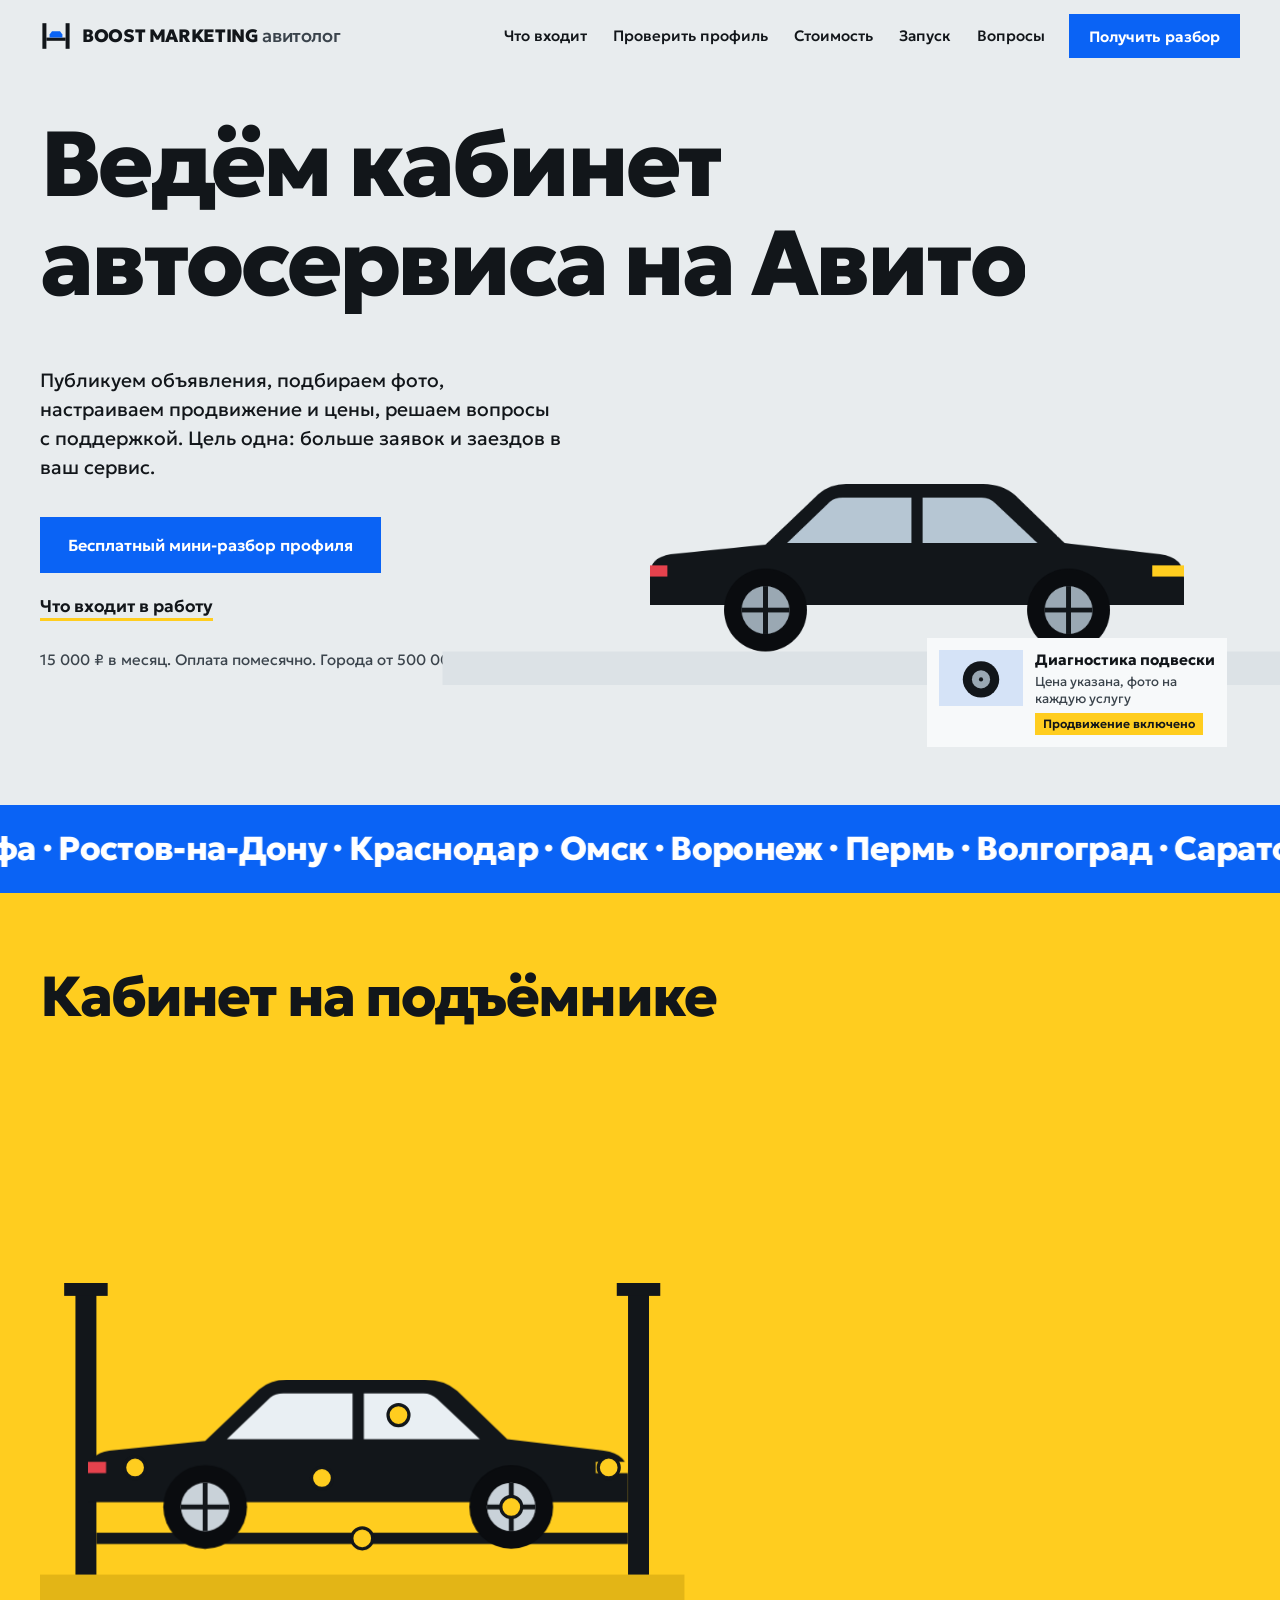
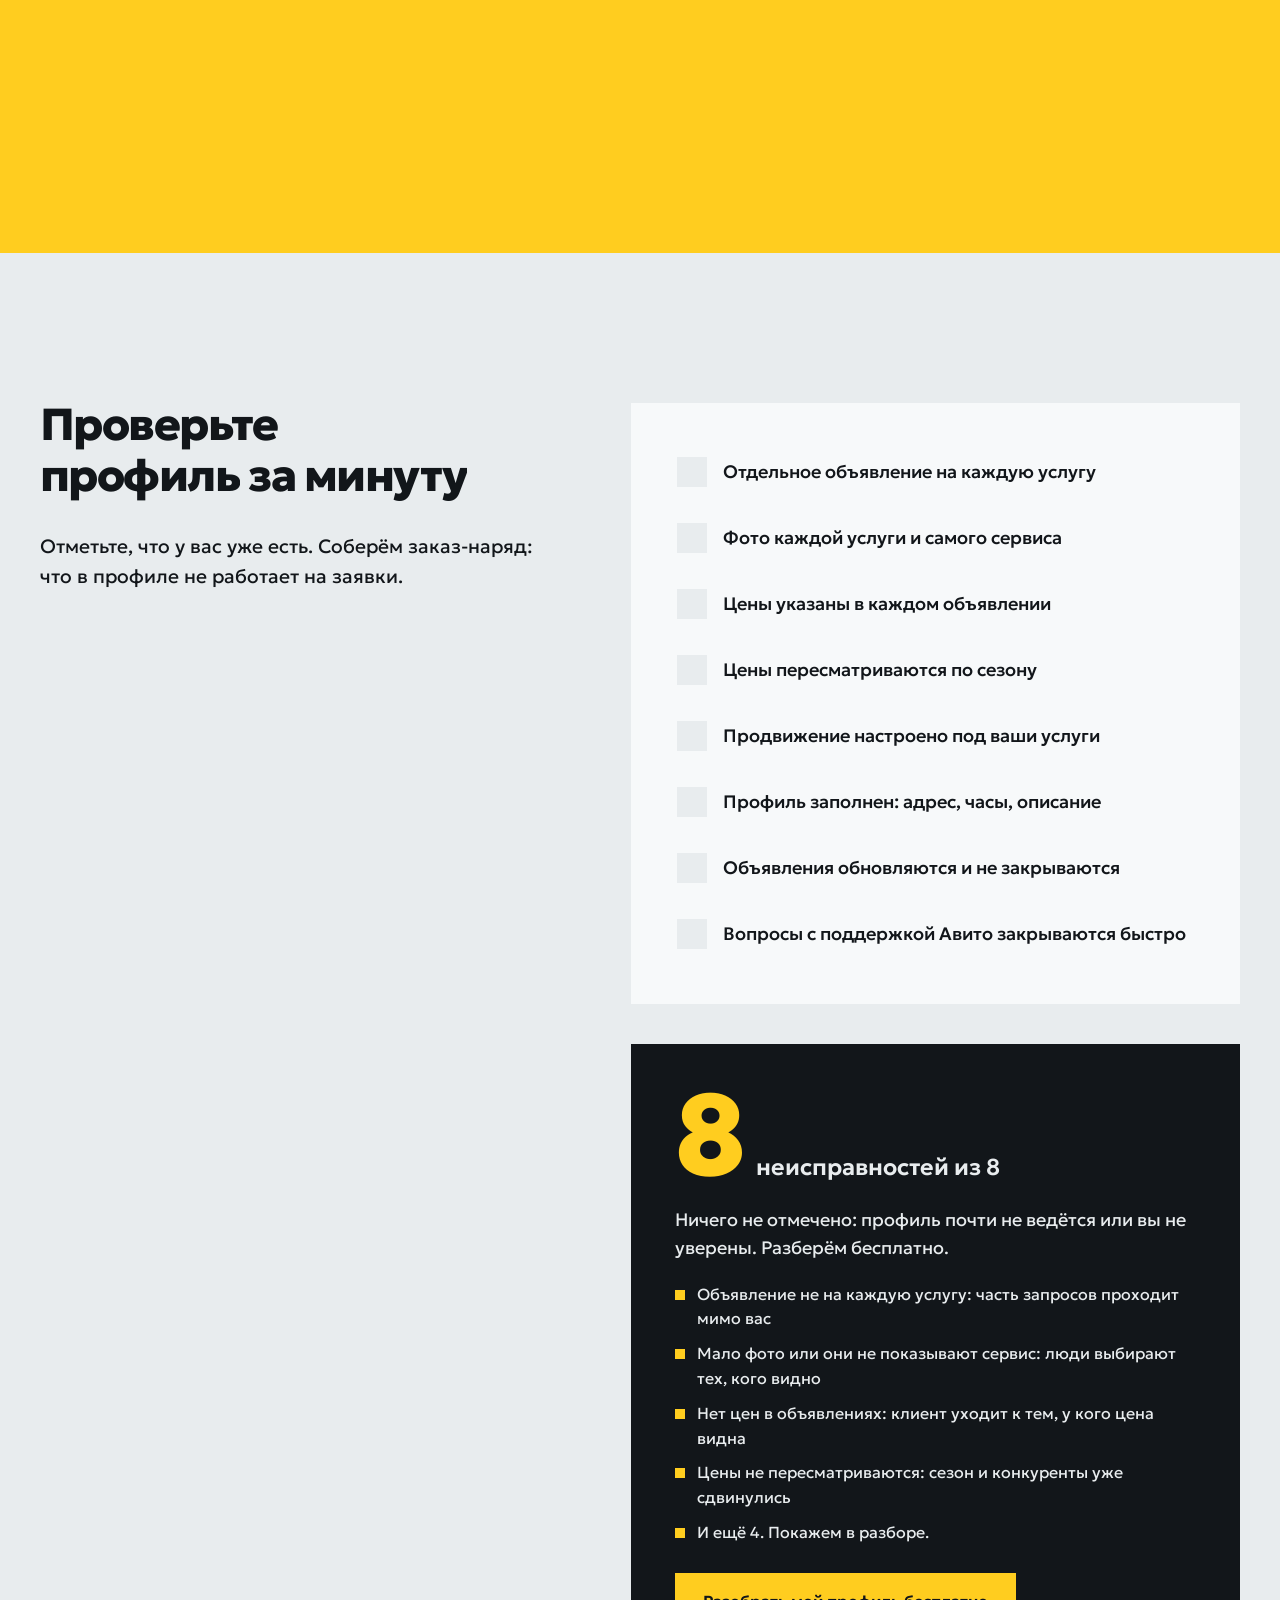
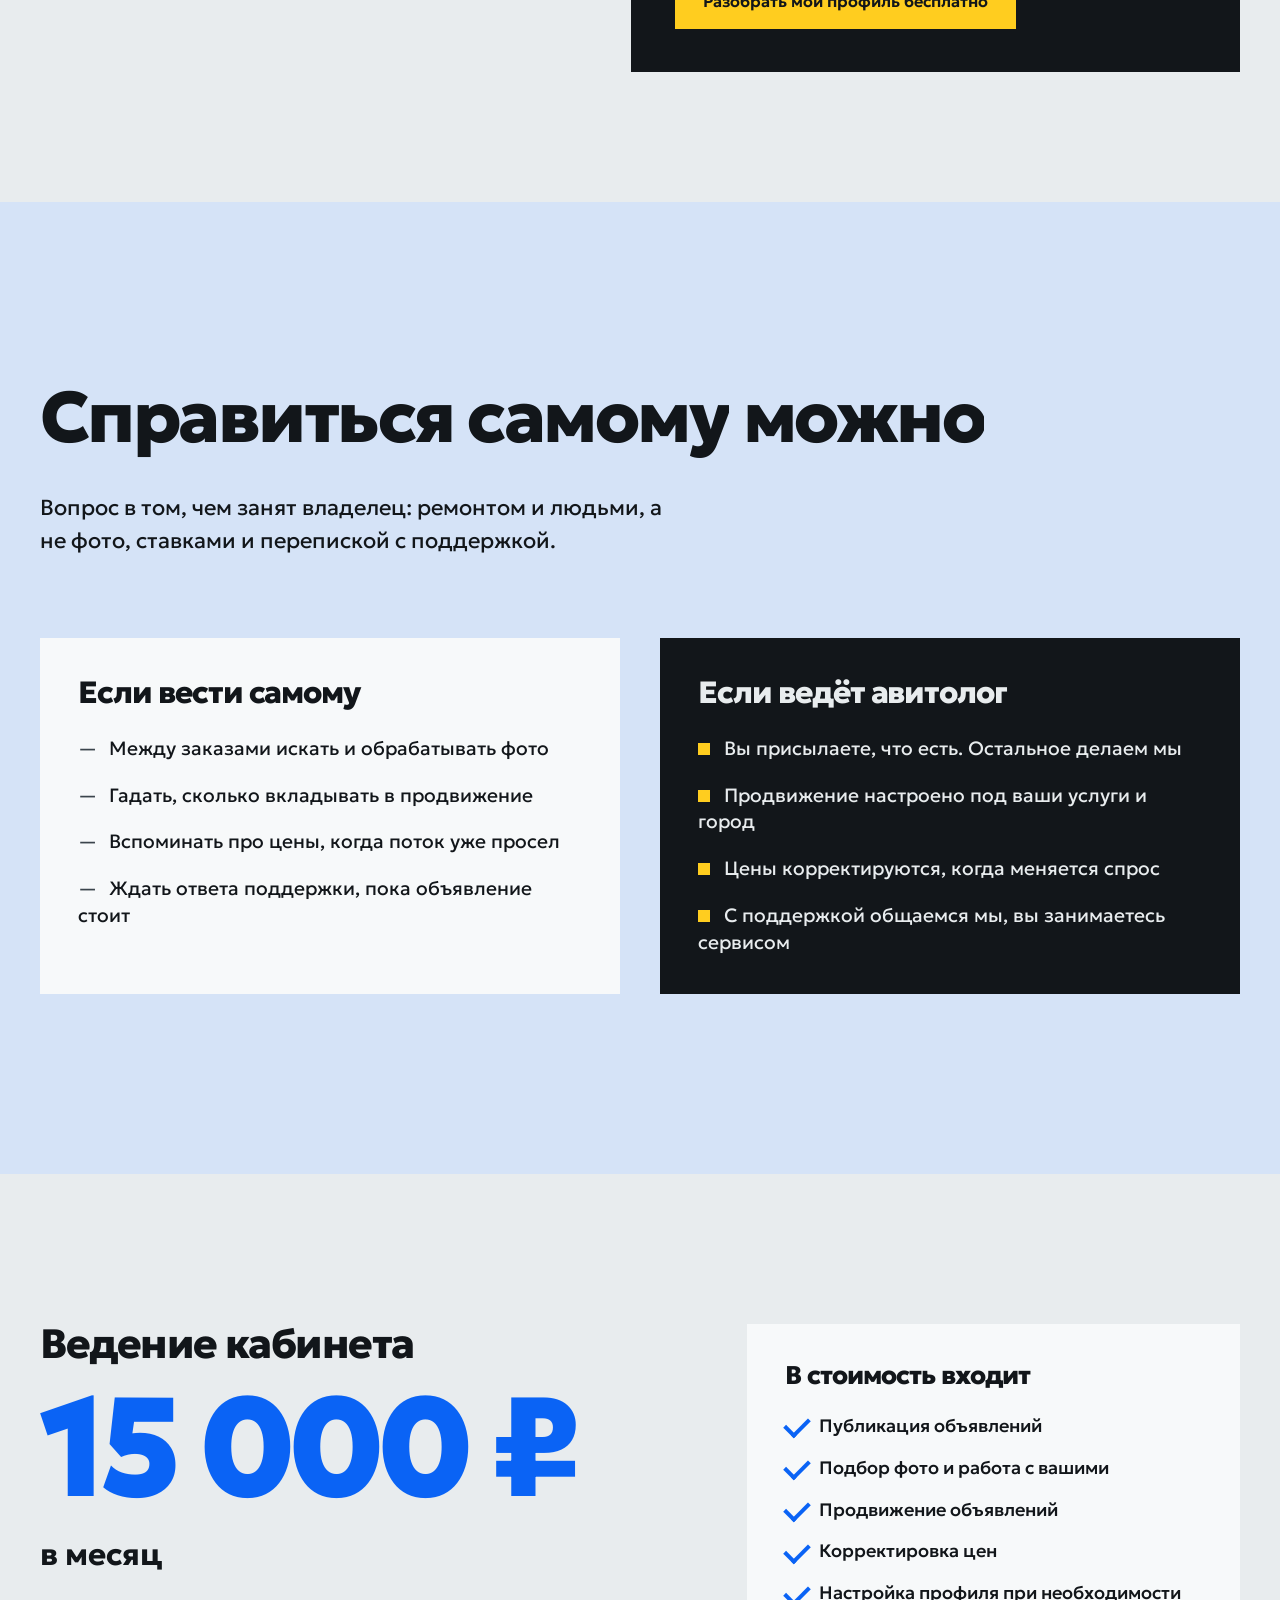
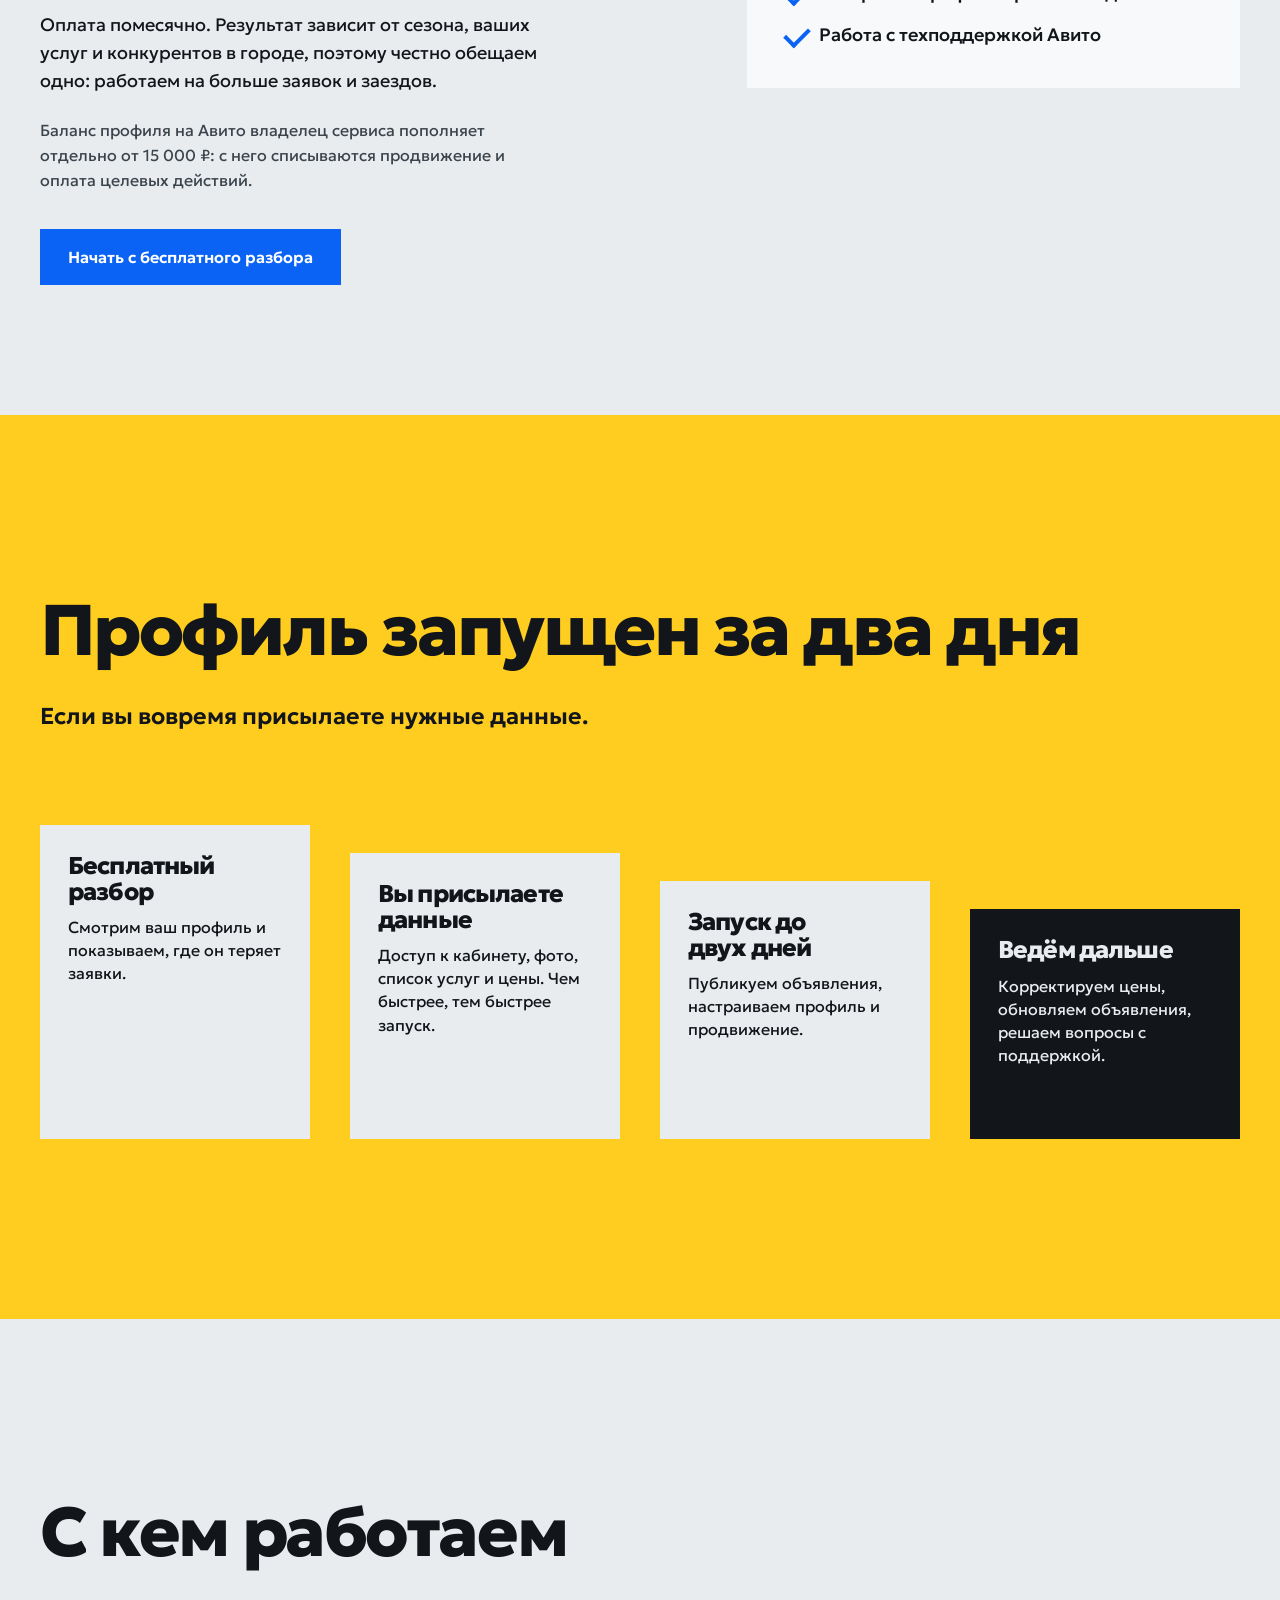
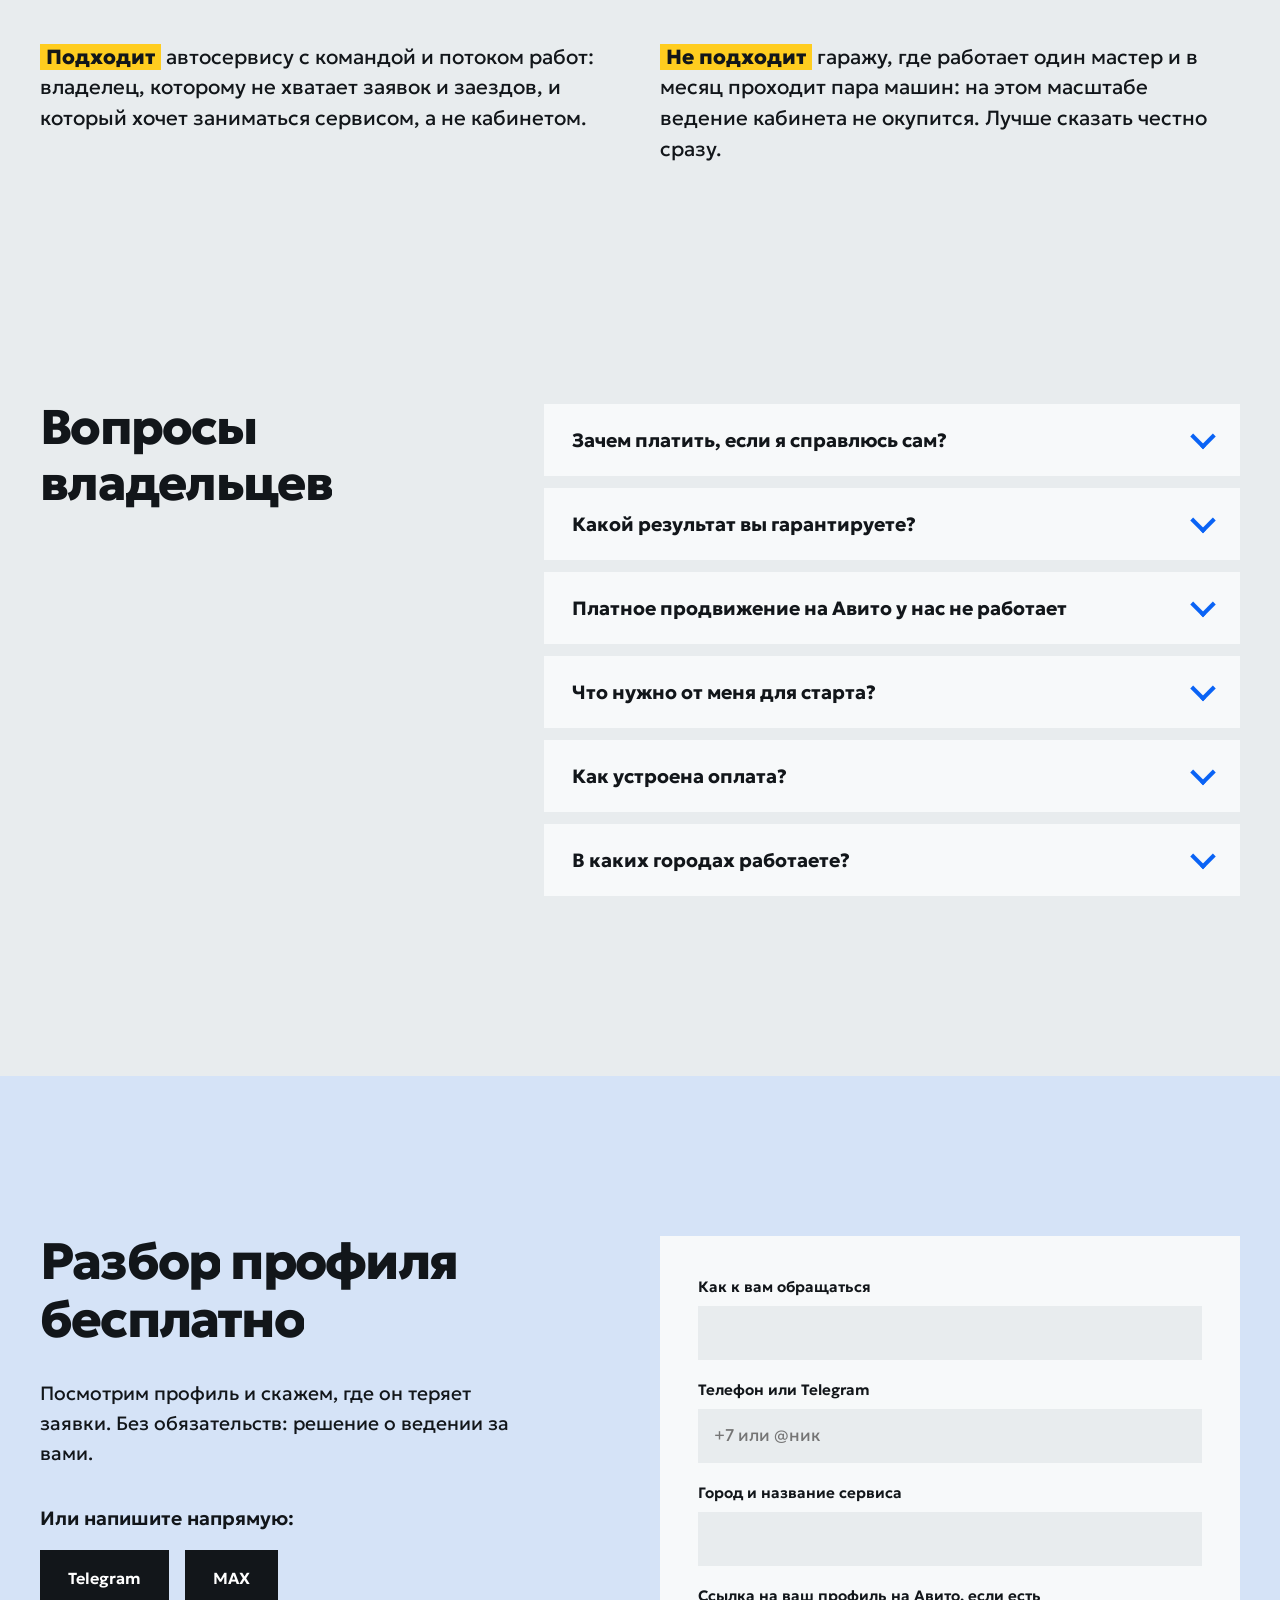
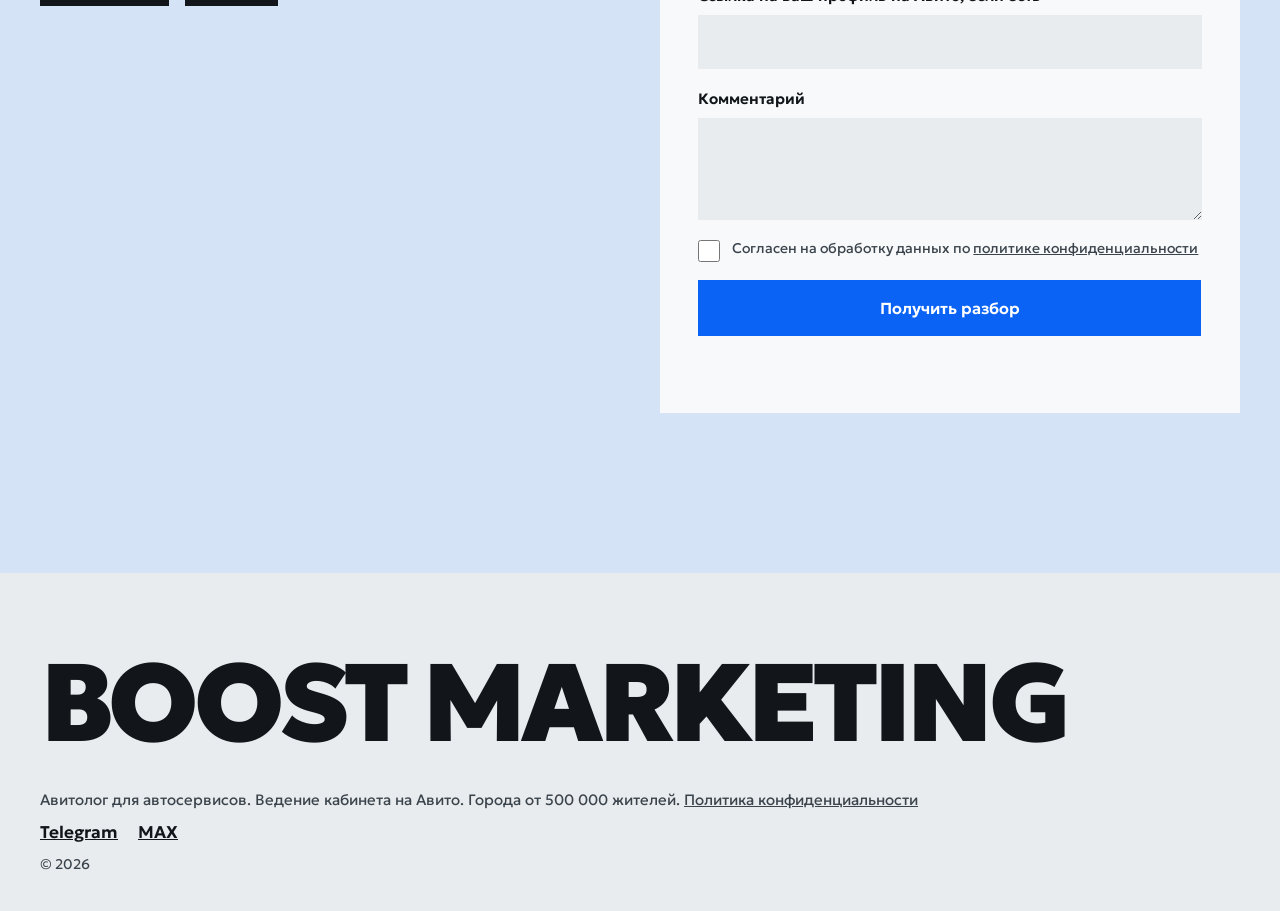
<file: index.html>
<!doctype html>
<html lang="ru">
<head>
<meta charset="utf-8">
<meta name="viewport" content="width=device-width, initial-scale=1">
<title>BOOST MARKETING — авитолог для автосервисов, ведение кабинета на Авито</title>
<meta name="description" content="Ведение профиля автосервиса на Авито: объявления, фото, продвижение, цены, настройка кабинета, работа с поддержкой. 15 000 ₽ в месяц, оплата помесячно. Работаем в городах от 500 000 жителей. Бесплатный мини-разбор профиля.">
<meta property="og:title" content="BOOST MARKETING — авитолог для автосервисов">
<meta property="og:description" content="Больше заявок и заездов с Авито. Ведение кабинета — 15 000 ₽ в месяц. Мини-разбор вашего профиля бесплатно.">
<meta property="og:type" content="website">
<meta name="theme-color" content="#E8ECEE">
<script>document.documentElement.classList.add('js')</script>
<link rel="preconnect" href="https://fonts.googleapis.com">
<link rel="preconnect" href="https://fonts.gstatic.com" crossorigin>
<link href="https://fonts.googleapis.com/css2?family=Geologica:wght@400;500;600;800;900&display=swap" rel="stylesheet">
<link rel="stylesheet" href="styles.css">
</head>
<body>

<header class="header" id="header">
  <div class="header__inner">
    <a class="logo" href="#top" aria-label="BOOST MARKETING, на главную">
      <svg viewBox="0 0 40 40" width="32" height="32" aria-hidden="true"><rect x="3" y="4" width="5" height="32" fill="currentColor"/><rect x="32" y="4" width="5" height="32" fill="currentColor"/><rect x="8" y="22" width="24" height="4" fill="currentColor"/><path d="M12 22v-4l3-4h10l3 4v4z" class="logo__car"/></svg>
      <span>BOOST MARKETING<small> авитолог</small></span>
    </a>
    <nav class="nav" id="nav" aria-label="Разделы">
      <a href="#work">Что входит</a>
      <a href="#audit">Проверить профиль</a>
      <a href="#price">Стоимость</a>
      <a href="#start">Запуск</a>
      <a href="#faq">Вопросы</a>
    </nav>
    <a class="btn btn--small header__cta" href="#contact"><span>Получить разбор</span></a>
    <button class="burger" id="burger" aria-label="Меню" aria-expanded="false"><i></i><i></i></button>
  </div>
</header>

<main id="top">

<!-- HERO -->
<section class="hero">
  <h1 class="hero__title" data-split>Ведём кабинет автосервиса на Авито</h1>
  <div class="hero__text">
    <p class="hero__lead">Публикуем объявления, подбираем фото, настраиваем продвижение и цены, решаем вопросы с поддержкой. Цель одна: больше заявок и заездов в ваш сервис.</p>
    <div class="hero__actions">
      <a class="btn" href="#contact" data-magnet><span>Бесплатный мини-разбор профиля</span></a>
      <a class="textlink" href="#work">Что входит в работу</a>
    </div>
    <p class="hero__fine">15 000 ₽ в месяц. Оплата помесячно. Города от 500 000 жителей.</p>
  </div>

  <div class="hero__stage" id="heroStage">
    <svg class="car-hero" viewBox="0 0 800 400" role="img" aria-label="Автомобиль на подъёмнике автосервиса">
      <rect class="floor" x="-200" y="358" width="1200" height="42"/>
      <g class="hcar" id="hcar">
        <path class="car-body" d="M60 300 L60 262 Q60 240 86 236 L205 224 L272 160 Q286 148 306 148 L478 148 Q502 148 518 162 L580 222 L700 236 Q730 240 730 266 L730 300 Z"/>
        <path class="car-glass" d="M232 222 L286 170 Q292 165 302 165 L388 165 L388 222 Z"/>
        <path class="car-glass" d="M402 165 L476 165 Q486 165 493 172 L546 222 L402 222 Z"/>
        <rect class="car-light" x="690" y="250" width="40" height="14"/>
        <rect class="car-light car-light--r" x="60" y="250" width="22" height="14"/>
        <g class="wheel" transform="translate(205 306)"><circle r="52" class="tyre"/><circle r="30" class="rim"/><g class="spin"><rect x="-3" y="-30" width="6" height="60" class="spoke"/><rect x="-30" y="-3" width="60" height="6" class="spoke"/></g></g>
        <g class="wheel" transform="translate(585 306)"><circle r="52" class="tyre"/><circle r="30" class="rim"/><g class="spin"><rect x="-3" y="-30" width="6" height="60" class="spoke"/><rect x="-30" y="-3" width="60" height="6" class="spoke"/></g></g>
      </g>
    </svg>
    <div class="ad" data-ui aria-label="Пример карточки объявления автосервиса">
      <div class="ad__photo" aria-hidden="true">
        <svg viewBox="0 0 120 80"><rect width="120" height="80" class="ad__bg"/><circle cx="60" cy="42" r="26" class="ad__tyre"/><circle cx="60" cy="42" r="13" class="ad__rim"/><circle cx="60" cy="42" r="3" class="ad__tyre"/></svg>
      </div>
      <div class="ad__body">
        <b>Диагностика подвески</b>
        <span>Цена указана, фото на каждую услугу</span>
        <i class="ad__tag">Продвижение включено</i>
      </div>
    </div>
  </div>
</section>

<!-- MARQUEE: города -->
<div class="ticker" aria-label="Города, в которых работаем">
  <div class="ticker__track" id="ticker">
    <p>Москва · Санкт-Петербург · Новосибирск · Екатеринбург · Казань · Нижний Новгород · Красноярск · Челябинск · Самара · Уфа · Ростов-на-Дону · Краснодар · Омск · Воронеж · Пермь · Волгоград · Саратов · Тюмень · Тольятти · Ижевск · Барнаул · Иркутск · Хабаровск · Ярославль · Владивосток · Томск · Оренбург · Кемерово · Рязань · Тула · </p>
    <p aria-hidden="true">Москва · Санкт-Петербург · Новосибирск · Екатеринбург · Казань · Нижний Новгород · Красноярск · Челябинск · Самара · Уфа · Ростов-на-Дону · Краснодар · Омск · Воронеж · Пермь · Волгоград · Саратов · Тюмень · Тольятти · Ижевск · Барнаул · Иркутск · Хабаровск · Ярославль · Владивосток · Томск · Оренбург · Кемерово · Рязань · Тула · </p>
  </div>
</div>

<!-- LIFT SCENE -->
<section class="lift" id="work" aria-labelledby="work-title">
  <div class="lift__sticky">
    <h2 class="lift__title" id="work-title" data-nosplit>Кабинет на подъёмнике</h2>
    <div class="lift__grid">
      <div class="lift__stage">
        <svg class="lift-svg" viewBox="0 0 800 520" aria-hidden="true">
          <rect class="floor" x="0" y="470" width="800" height="50"/>
          <rect class="post" x="44" y="120" width="26" height="350"/>
          <rect class="post" x="730" y="120" width="26" height="350"/>
          <rect class="post-cap" x="30" y="108" width="54" height="16"/>
          <rect class="post-cap" x="716" y="108" width="54" height="16"/>
          <g id="liftCar">
            <rect class="arm" x="70" y="418" width="660" height="14"/>
            <rect class="pad" x="190" y="406" width="44" height="14"/>
            <rect class="pad" x="570" y="406" width="44" height="14"/>
            <path class="car-body" d="M60 380 L60 342 Q60 320 86 316 L205 304 L272 240 Q286 228 306 228 L478 228 Q502 228 518 242 L580 302 L700 316 Q730 320 730 346 L730 380 Z"/>
            <path class="car-glass" d="M232 302 L286 250 Q292 245 302 245 L388 245 L388 302 Z"/>
            <path class="car-glass" d="M402 245 L476 245 Q486 245 493 252 L546 302 L402 302 Z"/>
            <rect class="car-light" x="690" y="330" width="40" height="14"/>
            <rect class="car-light car-light--r" x="60" y="330" width="22" height="14"/>
            <g class="wheel" transform="translate(205 386)"><circle r="52" class="tyre"/><circle r="30" class="rim"/><g class="spin"><rect x="-3" y="-30" width="6" height="60" class="spoke"/><rect x="-30" y="-3" width="60" height="6" class="spoke"/></g></g>
            <g class="wheel" transform="translate(585 386)"><circle r="52" class="tyre"/><circle r="30" class="rim"/><g class="spin"><rect x="-3" y="-30" width="6" height="60" class="spoke"/><rect x="-30" y="-3" width="60" height="6" class="spoke"/></g></g>
            <!-- узлы -->
            <circle class="pin" data-pin="0" cx="350" cy="350" r="13"/>
            <circle class="pin" data-pin="1" cx="706" cy="337" r="13"/>
            <circle class="pin" data-pin="2" cx="118" cy="337" r="13"/>
            <circle class="pin" data-pin="3" cx="585" cy="386" r="13"/>
            <circle class="pin" data-pin="4" cx="445" cy="272" r="13"/>
            <circle class="pin" data-pin="5" cx="400" cy="425" r="13"/>
          </g>
        </svg>
      </div>

      <ol class="lift__list" id="liftList">
        <li class="lift__item">
          <h3>Объявления</h3>
          <p>Публикуем объявления на каждую услугу сервиса и следим, чтобы они не пропадали из выдачи.</p>
        </li>
        <li class="lift__item">
          <h3>Фото</h3>
          <p>Подбираем фото и работаем с теми, что у вас уже есть: чтобы объявление выглядело как сервис, которому доверяют.</p>
        </li>
        <li class="lift__item">
          <h3>Продвижение</h3>
          <p>Настраиваем продвижение под ваши услуги и город. Без продвижения вслепую.</p>
        </li>
        <li class="lift__item">
          <h3>Цены</h3>
          <p>Корректируем цены в объявлениях, когда меняются сезон, услуги и конкуренты.</p>
        </li>
        <li class="lift__item">
          <h3>Профиль</h3>
          <p>Настраиваем профиль, когда это нужно: описание, адрес, режим работы, структура кабинета.</p>
        </li>
        <li class="lift__item">
          <h3>Поддержка</h3>
          <p>Общаемся с техподдержкой Авито, когда что-то сломалось: блокировки, отклонённые объявления, непонятные ограничения.</p>
        </li>
      </ol>
    </div>
  </div>
</section>

<!-- AUDIT -->
<section class="audit" id="audit" aria-labelledby="audit-title">
  <div class="audit__intro">
    <h2 id="audit-title" data-split>Проверьте профиль за минуту</h2>
    <p>Отметьте, что у вас уже есть. Соберём заказ-наряд: что в профиле не работает на заявки.</p>
  </div>
  <div class="audit__sheet" id="auditSheet">
    <fieldset class="audit__checks">
      <legend class="sr">Что есть в вашем профиле на Авито</legend>
      <label class="chk"><input type="checkbox" data-bad="Объявление не на каждую услугу: часть запросов проходит мимо вас"><span>Отдельное объявление на каждую услугу</span></label>
      <label class="chk"><input type="checkbox" data-bad="Мало фото или они не показывают сервис: люди выбирают тех, кого видно"><span>Фото каждой услуги и самого сервиса</span></label>
      <label class="chk"><input type="checkbox" data-bad="Нет цен в объявлениях: клиент уходит к тем, у кого цена видна"><span>Цены указаны в каждом объявлении</span></label>
      <label class="chk"><input type="checkbox" data-bad="Цены не пересматриваются: сезон и конкуренты уже сдвинулись"><span>Цены пересматриваются по сезону</span></label>
      <label class="chk"><input type="checkbox" data-bad="Продвижение выбрано наугад: бюджет уходит, заявок не прибавляется"><span>Продвижение настроено под ваши услуги</span></label>
      <label class="chk"><input type="checkbox" data-bad="Профиль заполнен не полностью: адрес, время работы, описание"><span>Профиль заполнен: адрес, часы, описание</span></label>
      <label class="chk"><input type="checkbox" data-bad="Объявления устаревают и выпадают из выдачи"><span>Объявления обновляются и не закрываются</span></label>
      <label class="chk"><input type="checkbox" data-bad="Проблемы с модерацией или блокировкой висят без ответа"><span>Вопросы с поддержкой Авито закрываются быстро</span></label>
    </fieldset>
    <div class="audit__out" aria-live="polite">
      <p class="audit__count"><b id="auditN">8</b><span id="auditLbl">неисправностей из 8</span></p>
      <p class="audit__verdict" id="auditVerdict">Ничего не отмечено: значит, профиль почти не ведётся или вы не уверены. Разберём бесплатно.</p>
      <ul class="audit__bad" id="auditBad"></ul>
      <a class="btn" href="#contact" id="auditGo" data-magnet><span>Разобрать мой профиль бесплатно</span></a>
    </div>
  </div>
</section>

<!-- SELF vs -->
<section class="self" aria-labelledby="self-title">
  <div class="self__head">
    <h2 id="self-title" data-split>Справиться самому можно</h2>
    <p class="self__lead">Вопрос в том, чем занят владелец: ремонтом и людьми, а не фото, ставками и перепиской с поддержкой.</p>
  </div>
  <div class="self__cols">
    <div class="self__col self__col--you" data-reveal>
      <h3>Если вести самому</h3>
      <ul>
        <li>Между заказами искать и обрабатывать фото</li>
        <li>Гадать, сколько вкладывать в продвижение</li>
        <li>Вспоминать про цены, когда поток уже просел</li>
        <li>Ждать ответа поддержки, пока объявление стоит</li>
      </ul>
    </div>
    <div class="self__col self__col--we" data-reveal>
      <h3>Если ведёт авитолог</h3>
      <ul>
        <li>Вы присылаете, что есть. Остальное делаем мы</li>
        <li>Продвижение настроено под ваши услуги и город</li>
        <li>Цены корректируются, когда меняется спрос</li>
        <li>С поддержкой общаемся мы, вы занимаетесь сервисом</li>
      </ul>
    </div>
  </div>
</section>

<!-- PRICE -->
<section class="price" id="price" aria-labelledby="price-title">
  <div class="price__big" data-reveal>
    <h2 id="price-title">Ведение кабинета</h2>
    <p class="price__sum"><b>15 000 ₽</b><span>в месяц</span></p>
    <p class="price__note">Оплата помесячно. Результат зависит от сезона, ваших услуг и конкурентов в городе, поэтому честно обещаем одно: работаем на больше заявок и заездов.</p>
    <p class="price__note price__note--sub">Баланс профиля на Авито владелец сервиса пополняет отдельно от 15 000 ₽: с него списываются продвижение и оплата целевых действий.</p>
    <a class="btn" href="#contact" data-magnet><span>Начать с бесплатного разбора</span></a>
  </div>
  <div class="price__incl" data-reveal>
    <h3>В стоимость входит</h3>
    <ul>
      <li>Публикация объявлений</li>
      <li>Подбор фото и работа с вашими</li>
      <li>Продвижение объявлений</li>
      <li>Корректировка цен</li>
      <li>Настройка профиля при необходимости</li>
      <li>Работа с техподдержкой Авито</li>
    </ul>
  </div>
</section>

<!-- START -->
<section class="start" id="start" aria-labelledby="start-title">
  <h2 id="start-title" data-split>Профиль запущен за два дня</h2>
  <p class="start__sub">Если вы вовремя присылаете нужные данные.</p>
  <ol class="start__steps">
    <li data-reveal><h3>Бесплатный разбор</h3><p>Смотрим ваш профиль и показываем, где он теряет заявки.</p></li>
    <li data-reveal><h3>Вы присылаете данные</h3><p>Доступ к кабинету, фото, список услуг и цены. Чем быстрее, тем быстрее запуск.</p></li>
    <li data-reveal><h3>Запуск до двух дней</h3><p>Публикуем объявления, настраиваем профиль и продвижение.</p></li>
    <li data-reveal><h3>Ведём дальше</h3><p>Корректируем цены, обновляем объявления, решаем вопросы с поддержкой.</p></li>
  </ol>
</section>

<!-- FOR WHOM -->
<section class="fit" aria-labelledby="fit-title">
  <h2 id="fit-title" data-split>С кем работаем</h2>
  <div class="fit__cols">
    <p data-reveal><b>Подходит</b> автосервису с командой и потоком работ: владелец, которому не хватает заявок и заездов, и который хочет заниматься сервисом, а не кабинетом.</p>
    <p data-reveal><b>Не подходит</b> гаражу, где работает один мастер и в месяц проходит пара машин: на этом масштабе ведение кабинета не окупится. Лучше сказать честно сразу.</p>
  </div>
</section>

<!-- FAQ -->
<section class="faq" id="faq" aria-labelledby="faq-title">
  <h2 id="faq-title" data-split>Вопросы владельцев</h2>
  <div class="faq__list">
    <details data-reveal><summary>Зачем платить, если я справлюсь сам?</summary><p>Справиться можно. Но фото, цены, продвижение и переписка с поддержкой отнимают то время, которое вы тратите на сервис. Мы делаем это каждый день и знаем, где профиль теряет заявки.</p></details>
    <details data-reveal><summary>Какой результат вы гарантируете?</summary><p>Точные цифры не обещаем: они зависят от сезона, ваших услуг и конкурентов в городе. Обещаем работу на рост числа заявок и заездов. Начать можно с бесплатного разбора, там видно, что именно улучшим.</p></details>
    <details data-reveal><summary>Платное продвижение на Авито у нас не работает</summary><p>Часто так бывает, когда продвижение выбрано наугад. Мы подбираем продвижение под ваши услуги и город и перенастраиваем, если оно не даёт результата. Не сливайте бюджет, доверьте это тем, кто этим занимается.</p></details>
    <details data-reveal><summary>Что нужно от меня для старта?</summary><p>Доступ к кабинету, фото, список услуг и цены. Если присылаете всё вовремя, профиль запускаем до двух дней.</p></details>
    <details data-reveal><summary>Как устроена оплата?</summary><p>15 000 ₽ в месяц за ведение кабинета. Платите помесячно.</p></details>
    <details data-reveal><summary>В каких городах работаете?</summary><p>Во всех городах России с населением от 500 000 жителей.</p></details>
  </div>
</section>

<!-- FORM -->
<section class="contact" id="contact" aria-labelledby="contact-title">
  <div class="contact__text">
    <h2 id="contact-title" data-split>Разбор профиля бесплатно</h2>
    <p>Посмотрим профиль и скажем, где он теряет заявки. Без обязательств: решение о ведении за вами.</p>
    <p class="contact__or">Или напишите напрямую:</p>
    <div class="contact__links">
      <a class="btn btn--alt" href="https://t.me/Guknv" target="_blank" rel="noopener" data-magnet><span>Telegram</span></a>
      <a class="btn btn--alt" href="https://max.ru/u/f9LHodD0cOIPoKmZAxtIG0whb3MTNOxSpb-CUhXtr1KuXNUC9CacIFXCK80" target="_blank" rel="noopener" data-magnet><span>MAX</span></a>
    </div>
  </div>
  <form class="form" id="leadForm" data-reveal novalidate>
    <input type="text" name="_gotcha" style="display:none" tabindex="-1" autocomplete="off">
    <label class="field"><span>Как к вам обращаться</span><input type="text" name="name" autocomplete="given-name" required></label>
    <label class="field"><span>Телефон или Telegram</span><input type="text" name="phone" autocomplete="tel" placeholder="+7 или @ник" required></label>
    <label class="field"><span>Город и название сервиса</span><input type="text" name="city" autocomplete="off"></label>
    <label class="field"><span>Ссылка на ваш профиль на Авито, если есть</span><input type="text" name="profile" autocomplete="off"></label>
    <label class="field"><span>Комментарий</span><textarea name="comment" rows="3" id="comment"></textarea></label>
    <label class="consent"><input type="checkbox" name="consent" required><span>Согласен на обработку данных по <a href="privacy.html" target="_blank" rel="noopener">политике конфиденциальности</a></span></label>
    <button class="btn btn--wide" type="submit"><span>Получить разбор</span></button>
    <p class="form__note" id="formNote" role="status"></p>
  </form>
</section>

</main>

<footer class="footer">
  <p class="footer__name">BOOST MARKETING</p>
  <p class="footer__line">Авитолог для автосервисов. Ведение кабинета на Авито. Города от 500 000 жителей. <a href="privacy.html">Политика конфиденциальности</a></p>
  <p class="footer__links"><a href="https://t.me/Guknv" target="_blank" rel="noopener">Telegram</a> <a href="https://max.ru/u/f9LHodD0cOIPoKmZAxtIG0whb3MTNOxSpb-CUhXtr1KuXNUC9CacIFXCK80" target="_blank" rel="noopener">MAX</a></p>
  <p class="footer__copy">© <span id="year">2026</span></p>
</footer>

<script src="script.js"></script>
</body>
</html>
</file>
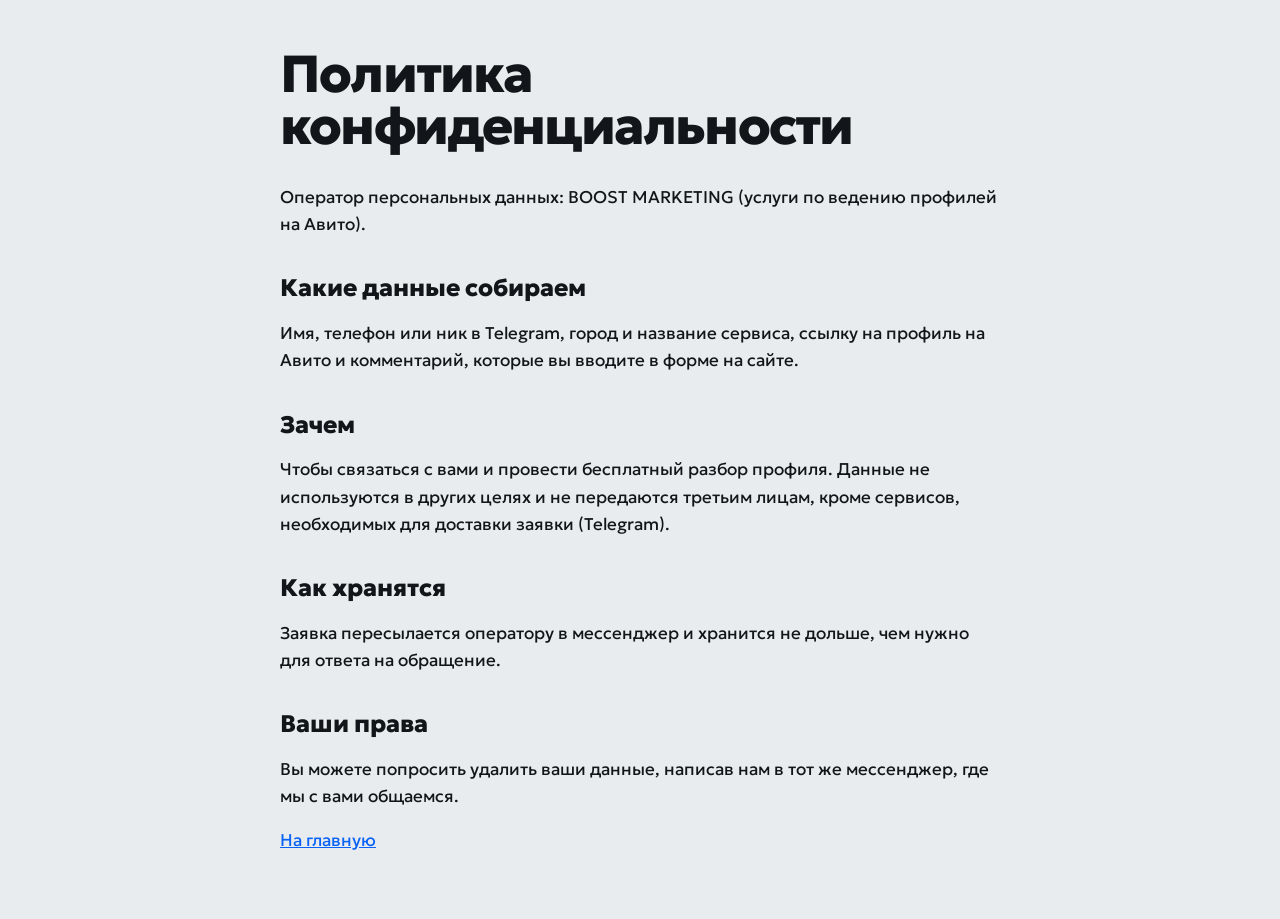
<file: privacy.html>
<!doctype html>
<html lang="ru">
<head>
<meta charset="utf-8">
<meta name="viewport" content="width=device-width, initial-scale=1">
<title>Политика конфиденциальности — BOOST MARKETING</title>
<meta name="robots" content="noindex">
<link href="https://fonts.googleapis.com/css2?family=Geologica:wght@400;800&display=swap" rel="stylesheet">
<style>
body{margin:0;background:#E8ECEE;color:#12161A;font:17px/1.6 'Geologica',system-ui,sans-serif;padding:48px 16px}
main{max-width:720px;margin:0 auto}
h1{font:800 clamp(32px,5vw,52px)/1 'Geologica',sans-serif;letter-spacing:-.035em;margin:0 0 32px}
h2{font:800 24px/1.2 'Geologica',sans-serif;margin:36px 0 10px}
a{color:#0A63F5}
</style>
</head>
<body>
<main>
<h1>Политика конфиденциальности</h1>
<p>Оператор персональных данных: BOOST MARKETING (услуги по ведению профилей на Авито).</p>
<h2>Какие данные собираем</h2>
<p>Имя, телефон или ник в Telegram, город и название сервиса, ссылку на профиль на Авито и комментарий, которые вы вводите в форме на сайте.</p>
<h2>Зачем</h2>
<p>Чтобы связаться с вами и провести бесплатный разбор профиля. Данные не используются в других целях и не передаются третьим лицам, кроме сервисов, необходимых для доставки заявки (Telegram).</p>
<h2>Как хранятся</h2>
<p>Заявка пересылается оператору в мессенджер и хранится не дольше, чем нужно для ответа на обращение.</p>
<h2>Ваши права</h2>
<p>Вы можете попросить удалить ваши данные, написав нам в тот же мессенджер, где мы с вами общаемся.</p>
<p><a href="index.html">На главную</a></p>
</main>
</body>
</html>
</file>
<file: styles.css>
:root{
  --ground:#E8ECEE;
  --paper:#F7F9FA;
  --ink:#12161A;
  --ink2:#3B444C;
  --blue:#0A63F5;
  --blue-d:#084CC0;
  --lift:#FFCD1F;
  --mist:#D5E3F7;
  --step:#DCE2E6;
  --f:'Geologica',system-ui,-apple-system,'Segoe UI',Arial,sans-serif;
  --gx:clamp(16px,3.2vw,40px);
  --ease:cubic-bezier(.2,.7,.1,1);
}
*{box-sizing:border-box;margin:0;padding:0}
html{scroll-behavior:smooth;-webkit-text-size-adjust:100%}
body{background:var(--ground);color:var(--ink);font:400 17px/1.55 var(--f);overflow-x:hidden}
img,svg{display:block;max-width:100%}
a{color:inherit}
h1,h2,h3{font-weight:800;letter-spacing:-.035em;line-height:.98;text-wrap:balance}
:focus-visible{outline:3px solid var(--blue);outline-offset:3px}
.sr{position:absolute;width:1px;height:1px;overflow:hidden;clip:rect(0 0 0 0)}
::selection{background:var(--lift)}

/* ---------- header ---------- */
.header{position:fixed;inset:0 0 auto 0;z-index:50;transition:background .3s}
.header.scrolled{background:var(--ground)}
.header__inner{display:flex;align-items:center;gap:24px;min-width:0;padding:14px var(--gx)}
.logo{display:flex;align-items:center;gap:10px;text-decoration:none;font-weight:800;letter-spacing:-.02em;flex-shrink:0;font-size:18px}
.logo small{font-weight:500;font-size:inherit;color:var(--ink2)}
.logo__car{fill:var(--blue)}
.nav{display:flex;gap:26px;margin-left:auto}
.nav a{white-space:nowrap;text-decoration:none;font-weight:500;font-size:15px;position:relative}
.nav a::after{content:'';position:absolute;left:0;right:0;bottom:-4px;height:3px;background:var(--lift);transform:scaleX(0);transform-origin:left;transition:transform .3s var(--ease)}
.nav a:hover::after{transform:scaleX(1)}
.burger{display:none;width:44px;height:44px;border:0;background:none;position:relative;cursor:pointer}
.burger i{position:absolute;left:10px;right:10px;height:3px;background:var(--ink);transition:transform .3s var(--ease)}
.burger i:first-child{top:16px}.burger i:last-child{top:25px}
.burger.is-open i:first-child{transform:translateY(4.5px) rotate(45deg)}
.burger.is-open i:last-child{transform:translateY(-4.5px) rotate(-45deg)}

/* ---------- buttons ---------- */
.btn{display:inline-flex;align-items:center;justify-content:center;min-height:56px;padding:0 28px;background:var(--blue);color:#fff;border:0;border-radius:0;text-decoration:none;font:600 16px/1 var(--f);cursor:pointer;transition:background .25s,transform .25s var(--ease);will-change:transform}
.btn:hover{background:var(--blue-d)}
.btn:active{transform:scale(.97)}
.btn--small{min-height:44px;padding:0 20px;font-size:15px}
.btn--wide{width:100%}
.btn[disabled]{opacity:.6;cursor:wait}
.textlink{font-weight:600;text-decoration:underline;text-decoration-thickness:3px;text-underline-offset:6px;text-decoration-color:var(--lift)}
.textlink:hover{text-decoration-color:var(--blue)}

/* ---------- hero ---------- */
.hero{display:grid;grid-template-columns:minmax(0,.9fr) minmax(0,1.1fr);gap:48px var(--gx);align-items:start;padding:120px var(--gx) 80px}
.hero__title{grid-column:1/-1;font-size:clamp(31px,7.2vw,118px);line-height:.95;max-width:none}
.hero__lead{margin-top:0;max-width:34em;font-size:clamp(17px,1.5vw,21px);line-height:1.5}
.hero__actions{margin-top:36px;display:flex;flex-wrap:wrap;gap:20px 32px;align-items:center}
.hero__fine{margin-top:28px;color:var(--ink2);font-size:15px}
.hero__stage{position:relative;perspective:1100px;padding-bottom:40px}
.car-hero{width:100%;height:auto;overflow:visible;transform:rotateY(var(--ry,0deg)) rotateX(var(--rx,0deg));transform-style:preserve-3d;will-change:transform}
.floor{fill:var(--step)}
.car-body{fill:var(--ink)}
.car-glass{fill:#B6C6D3}
.car-light{fill:var(--lift)}
.car-light--r{fill:#E5424D}
.tyre{fill:#0A0C0F}
.rim{fill:#9AA8B3}
.spoke{fill:var(--ink)}
.hcar{animation:roll 1.5s var(--ease) both}
@keyframes roll{from{transform:translateX(-130%)}to{transform:none}}
.spin{animation:spin 1.5s var(--ease) both}
@keyframes spin{from{transform:rotate(-720deg)}to{transform:none}}
.ad{position:absolute;right:2%;bottom:-6%;width:min(300px,62%);display:flex;gap:12px;padding:12px;background:var(--paper);animation:adIn .9s 1.2s var(--ease) both;transform:translateZ(60px)}
@keyframes adIn{from{opacity:0;transform:translateY(24px)}to{opacity:1;transform:none}}
.ad__photo{flex:0 0 84px}
.ad__bg{fill:var(--mist)}.ad__tyre{fill:var(--ink)}.ad__rim{fill:#9AA8B3}
.ad__body{display:flex;flex-direction:column;gap:5px;font-size:13px;line-height:1.3}
.ad__body b{font-size:15px;font-weight:700}
.ad__body span{color:var(--ink2)}
.ad__tag{align-self:flex-start;font-style:normal;font-weight:600;font-size:12px;padding:3px 8px;background:var(--lift)}

/* ---------- ticker ---------- */
.ticker{overflow:hidden;background:var(--blue);color:#fff;padding:18px 0;white-space:nowrap}
.ticker__track{display:inline-flex;will-change:transform}
.ticker p{font-weight:800;font-size:clamp(22px,2.6vw,36px);letter-spacing:-.02em;padding-right:.4em}

/* ---------- lift scene ---------- */
.lift{background:var(--lift);position:relative;height:640vh}
.lift__sticky{position:sticky;top:0;height:100vh;display:flex;flex-direction:column;justify-content:center;gap:2vh;padding:76px var(--gx) 24px;overflow:hidden}
.lift__title{font-size:clamp(28px,4.4vw,68px)}
.lift__grid{display:grid;grid-template-columns:minmax(0,1.25fr) minmax(0,1fr);gap:var(--gx);align-items:center;min-height:0;flex:1}
.lift__stage{min-height:0}
.lift-svg{width:100%;max-height:60vh;height:auto;overflow:visible}
.lift .floor{fill:#E3B516}
.post{fill:var(--ink)}.post-cap{fill:var(--ink)}
.arm{fill:var(--ink)}.pad{fill:var(--ink)}
.lift .car-body{fill:var(--ink)}
.lift .car-glass{fill:#E9EFF3}
.lift .rim{fill:#C9D2D9}
#liftCar{will-change:transform}
.pin{fill:var(--lift);stroke:var(--ink);stroke-width:4;transform-box:fill-box;transform-origin:center;transition:fill .3s,transform .4s var(--ease)}
.pin.is-on{fill:var(--blue);stroke:#fff;transform:scale(1.7);animation:pulse 1.4s infinite}
@keyframes pulse{50%{transform:scale(2.1)}}
.lift__list{list-style:none;position:relative;display:grid}
.lift__item{grid-area:1/1;opacity:1;padding:8px 0}
.lift__item h3{font-size:clamp(34px,5vw,76px);margin-bottom:14px}
.lift__item p{font-size:clamp(17px,1.5vw,21px);max-width:24em;line-height:1.5}
.js .lift__item{opacity:0;transform:translateY(28px);transition:opacity .45s,transform .6s var(--ease);pointer-events:none}
.js .lift__item.is-on{opacity:1;transform:none}

/* ---------- audit ---------- */
.audit{display:grid;grid-template-columns:minmax(0,.95fr) minmax(0,1.05fr);gap:var(--gx);padding:150px var(--gx) 130px;align-items:start}
.audit__intro{position:sticky;top:110px}
.audit h2{font-size:clamp(30px,3.5vw,54px)}
.audit__intro p{margin-top:28px;max-width:26em;font-size:clamp(17px,1.5vw,21px)}
.audit__sheet{display:grid;grid-template-columns:1fr;gap:var(--gx)}
.audit__checks{border:0;background:var(--paper);padding:clamp(20px,3vw,40px);display:grid;gap:4px}
.chk{display:flex;gap:16px;align-items:center;padding:16px 8px;cursor:pointer;font-weight:500;font-size:18px;transition:background .2s}
.chk:hover{background:var(--ground)}
.chk input{appearance:none;flex:0 0 30px;width:30px;height:30px;background:var(--ground);display:grid;place-items:center;cursor:pointer;transition:background .2s,transform .25s var(--ease)}
.chk input::after{content:'';width:12px;height:18px;border:solid #fff;border-width:0 4px 4px 0;transform:rotate(45deg) scale(0) translate(-2px,-2px);transition:transform .3s var(--ease)}
.chk input:checked{background:var(--blue);transform:scale(1.08)}
.chk input:checked::after{transform:rotate(45deg) scale(1) translate(-2px,-2px)}
.audit__out{background:var(--ink);color:var(--ground);padding:clamp(24px,3.4vw,48px)}
.audit__count{display:flex;align-items:baseline;gap:16px;flex-wrap:wrap}
.audit__count b{font-size:clamp(72px,9vw,140px);font-weight:900;letter-spacing:-.05em;line-height:.85;color:var(--lift)}
.audit__count span{font-size:clamp(18px,1.8vw,24px);font-weight:600}
.audit__verdict{margin-top:20px;max-width:32em;font-size:18px}
.audit__bad{list-style:none;margin:20px 0 28px;display:grid;gap:10px}
.audit__bad li{padding-left:22px;position:relative;font-size:16px}
.audit__bad li::before{content:'';position:absolute;left:0;top:.5em;width:10px;height:10px;background:var(--lift)}
.audit__out .btn{background:var(--lift);color:var(--ink)}
.audit__out .btn:hover{background:#fff}

/* ---------- self ---------- */
.self{background:var(--mist);padding:180px var(--gx)}
.self__head h2{font-size:clamp(30px,5.6vw,92px)}
.self__lead{margin-top:28px;max-width:30em;font-size:clamp(18px,1.7vw,24px)}
.self__cols{display:grid;grid-template-columns:1fr 1fr;gap:var(--gx);margin-top:80px}
.self__col{padding:clamp(24px,3vw,44px)}
.self__col--you{background:var(--paper)}
.self__col--we{background:var(--ink);color:var(--ground)}
.self__col h3{font-size:clamp(24px,2.4vw,36px);margin-bottom:28px}
.self__col ul{list-style:none;display:grid;gap:20px}
.self__col li{font-size:clamp(17px,1.5vw,20px);line-height:1.4}
.self__col--you li{text-decoration:line-through;text-decoration-color:var(--blue);text-decoration-thickness:2px;text-decoration:none}
.self__col--you li::before{content:'—';margin-right:12px;color:var(--ink2)}
.self__col--we li::before{content:'';display:inline-block;width:12px;height:12px;background:var(--lift);margin-right:14px}

/* ---------- price ---------- */
.price{display:grid;grid-template-columns:minmax(0,1.15fr) minmax(0,.85fr);gap:var(--gx);padding:150px var(--gx) 130px;align-items:start}
.price h2{font-size:clamp(28px,3.2vw,48px);margin-bottom:20px}
.price__sum{display:flex;align-items:baseline;gap:20px;flex-wrap:wrap}
.price__sum b{font-size:clamp(64px,11vw,176px);font-weight:900;letter-spacing:-.055em;line-height:.9;color:var(--blue)}
.price__sum span{font-size:clamp(22px,2.4vw,34px);font-weight:700}
.price__note{margin:32px 0 36px;max-width:30em;font-size:18px}
.price__incl{background:var(--paper);padding:clamp(24px,3vw,44px)}
.price__incl h3{font-size:clamp(22px,2vw,30px);margin-bottom:24px}
.price__incl ul{list-style:none;display:grid;gap:14px}
.price__incl li{font-size:18px;font-weight:500;padding-left:34px;position:relative}
.price__incl li::before{content:'';position:absolute;left:0;top:.3em;width:20px;height:11px;border:solid var(--blue);border-width:0 0 4px 4px;transform:rotate(-45deg)}

/* ---------- start ---------- */
.start{background:var(--lift);padding:180px var(--gx)}
.start h2{font-size:clamp(30px,5.6vw,92px)}
.start__sub{margin-top:24px;font-size:clamp(18px,1.8vw,26px);font-weight:600}
.start__steps{list-style:none;display:grid;grid-template-columns:repeat(4,1fr);gap:var(--gx);margin-top:90px;position:relative}
.start__steps li{background:var(--ground);padding:28px;min-height:230px;transition:transform .4s var(--ease)}
.start__steps li:nth-child(1){margin-top:0}
.start__steps li:nth-child(2){margin-top:28px}
.start__steps li:nth-child(3){margin-top:56px}
.start__steps li:nth-child(4){margin-top:84px;background:var(--ink);color:var(--ground)}
.start__steps li:hover{transform:translateY(-8px)}
.start__steps h3{font-size:clamp(22px,1.9vw,28px);margin-bottom:12px;line-height:1.05}
.start__steps p{font-size:16px;line-height:1.45}

/* ---------- fit ---------- */
.fit{padding:180px var(--gx) 120px}
.fit h2{font-size:clamp(30px,5.4vw,88px)}
.fit__cols{display:grid;grid-template-columns:1fr 1fr;gap:var(--gx);margin-top:64px}
.fit__cols p{font-size:clamp(18px,1.6vw,22px);line-height:1.5;max-width:28em}
.fit__cols b{font-weight:800;background:var(--lift);padding:0 6px}

/* ---------- faq ---------- */
.faq{display:grid;grid-template-columns:minmax(0,.8fr) minmax(0,1.2fr);gap:var(--gx);padding:120px var(--gx) 180px;align-items:start}
.faq h2{font-size:clamp(30px,3.8vw,60px);position:sticky;top:110px}
.faq__list{display:grid;gap:12px}
.faq details{background:var(--paper)}
.faq summary{list-style:none;cursor:pointer;padding:24px 64px 24px 28px;font-weight:700;font-size:clamp(17px,1.5vw,21px);line-height:1.25;position:relative;transition:background .2s}
.faq summary::-webkit-details-marker{display:none}
.faq summary:hover{background:var(--step)}
.faq summary::after{content:'';position:absolute;right:28px;top:50%;width:14px;height:14px;border:solid var(--blue);border-width:0 4px 4px 0;transform:translateY(-70%) rotate(45deg);transition:transform .35s var(--ease)}
.faq details[open] summary::after{transform:translateY(-30%) rotate(225deg)}
.faq details p{padding:0 28px 28px;max-width:36em}

/* ---------- contact ---------- */
.contact{background:var(--mist);color:var(--ink);display:grid;grid-template-columns:minmax(0,1fr) minmax(0,1fr);gap:var(--gx);padding:160px var(--gx);align-items:start}
.contact h2{font-size:clamp(30px,4vw,64px)}
.contact__text p{margin-top:28px;max-width:26em;font-size:clamp(17px,1.5vw,21px)}
.form{background:var(--paper);color:var(--ink);padding:clamp(22px,3vw,44px);display:grid;gap:18px}
.field{display:grid;gap:8px;font-weight:600;font-size:15px}
.field input,.field textarea{font:400 17px/1.4 var(--f);color:var(--ink);background:var(--ground);border:0;border-radius:0;padding:15px 16px;width:100%;outline:none;transition:box-shadow .2s;resize:vertical}
.field input:focus,.field textarea:focus{box-shadow:inset 0 -4px 0 var(--blue)}
.consent{display:flex;gap:12px;align-items:flex-start;font-size:14px;color:var(--ink2);cursor:pointer}
.consent input{flex:0 0 22px;width:22px;height:22px;margin-top:2px;accent-color:var(--blue)}
.form__note{min-height:1.4em;font-weight:600;font-size:15px}

/* ---------- footer ---------- */
.footer{background:var(--ground);padding:80px var(--gx) 36px;overflow:hidden}
.footer__name{font-weight:900;letter-spacing:-.05em;line-height:.9;font-size:clamp(40px,10.4vw,170px);white-space:nowrap}
.footer__line{margin-top:36px;color:var(--ink2);font-size:15px}
.footer__copy{margin-top:8px;color:var(--ink2);font-size:14px}

/* ---------- motion: reveal / split ---------- */
.js [data-reveal]{opacity:0;transform:translateY(30px);transition:opacity .8s var(--ease),transform .9s var(--ease);transition-delay:calc(var(--i,0)*80ms)}
.js [data-reveal].in{opacity:1;transform:none}
.line{display:block;overflow:hidden;padding-bottom:.08em;margin-bottom:-.08em}
.line>span{display:block}
.js [data-split] .line>span{transform:translateY(112%);transition:transform 1s var(--ease);transition-delay:calc(var(--li,0)*90ms)}
.js [data-split].in .line>span{transform:none}

/* ---------- breakpoints ---------- */
@media (max-width:1180px){.nav{gap:18px}.nav a{font-size:14px}}
@media (max-width:1100px){
  .nav{position:fixed;inset:68px 0 auto 0;background:var(--ground);flex-direction:column;gap:0;padding:8px var(--gx) 24px;transform:translateY(-130%);transition:transform .45s var(--ease);margin:0}
  .nav.is-open{transform:none}
  .nav a{font-size:20px;padding:16px 0}
  .burger{display:block;margin-left:auto}
  .header__cta{margin-left:0}
  .header.scrolled,.header:has(.nav.is-open){background:var(--ground)}
}
@media (max-width:900px){
  .hero{grid-template-columns:1fr;padding-top:104px}
  .hero__stage{margin-top:24px;margin-bottom:60px}
  .lift{height:700vh}
  .lift__grid{grid-template-columns:1fr;gap:0}
  .lift-svg{max-height:34vh}
  .lift__title{font-size:clamp(24px,7vw,40px)}
  .lift__item h3{font-size:clamp(30px,9vw,48px);margin-bottom:8px}
  .lift__item p{font-size:16px}
  .lift__list{align-self:start}
  .audit,.price,.faq,.contact{grid-template-columns:1fr}
  .audit,.price{padding-top:120px;padding-bottom:100px}
  .audit__intro,.faq h2{position:static}
  .self,.start,.fit{padding-top:110px;padding-bottom:100px}
  .self__cols,.fit__cols{grid-template-columns:1fr;margin-top:48px}
  .start__steps{grid-template-columns:1fr 1fr;margin-top:56px}
  .start__steps li{margin-top:0!important;min-height:0}
  .contact{padding-top:100px;padding-bottom:100px}
}
@media (max-width:560px){
  .header__cta{display:none}
  .start__steps{grid-template-columns:1fr}
  .ad{position:relative;width:100%;right:auto;bottom:auto;margin-top:-6px}
  .hero__stage{margin-bottom:24px}
  .chk{font-size:16px}
  .hero__actions .btn{width:100%}
}
@media (max-width:380px){.logo small{display:none}}

@media (prefers-reduced-motion:reduce){
  html{scroll-behavior:auto}
  *,*::before,*::after{animation:none!important;transition-duration:.01ms!important}
  .js [data-reveal],.js [data-split] .line>span{opacity:1;transform:none}
  .lift{height:auto}
  .lift__sticky{position:static;height:auto;padding-top:100px;padding-bottom:80px}
  .lift__grid{grid-template-columns:1fr}
  .js .lift__item{opacity:1;transform:none;pointer-events:auto;grid-area:auto;padding:12px 0}
  .lift__list{display:block}
}

.price__note--sub{margin-top:-12px;color:var(--ink2);font-size:16px}
.contact__or{margin-top:36px!important;font-weight:600}
.contact__links{display:flex;gap:16px;flex-wrap:wrap;margin-top:16px}
.btn--alt{background:var(--ink);color:#fff}
.btn--alt:hover{background:var(--blue)}
.footer__links{margin-top:8px;display:flex;gap:20px;font-weight:600}
.footer__name{font-size:clamp(34px,8.6vw,140px)}
</file>
